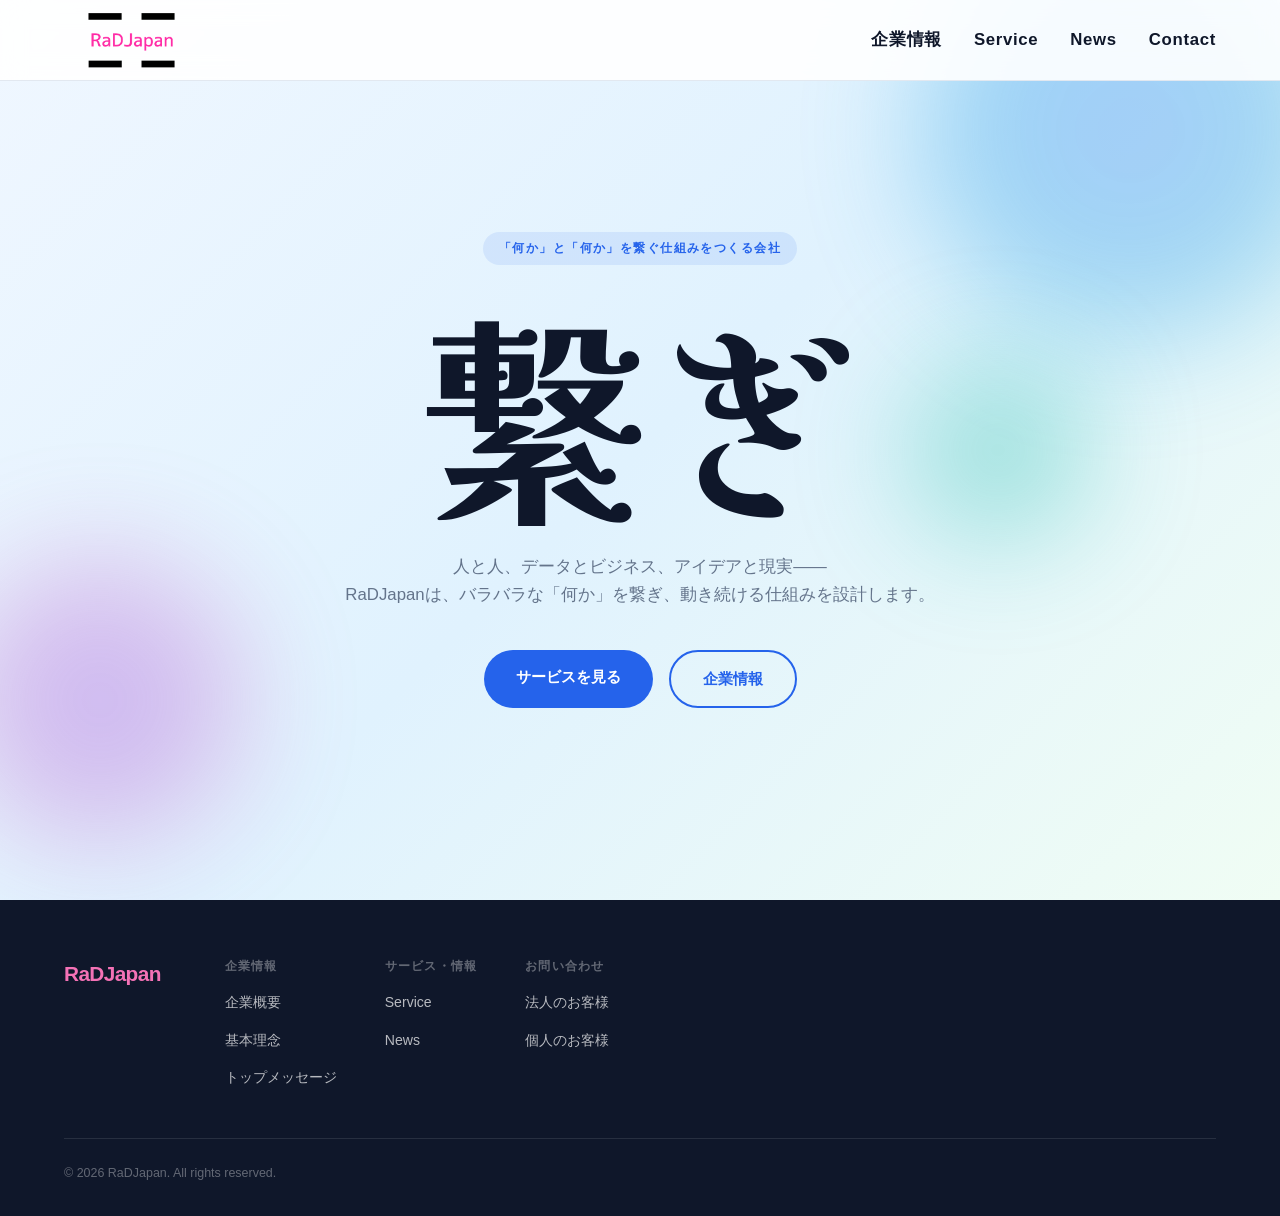
<file: index.html>
<!DOCTYPE html>
<html lang="ja">
<head>
  <meta charset="UTF-8">
  <meta name="viewport" content="width=device-width, initial-scale=1.0">
  <title>RaDJapan | 繋ぎで誰一人取り残されない社会へ</title>
  <link rel="preconnect" href="https://fonts.googleapis.com">
  <link href="https://fonts.googleapis.com/css2?family=Kaisei+HarunoUmi:wght@700&display=swap" rel="stylesheet">
  <link rel="stylesheet" href="style.css">
</head>
<body>

  <header class="header">
    <nav class="nav">
      <a href="index.html" class="logo"><img src="logo-transparent.png" alt="RaDJapan" class="logo-img"></a>
      <ul class="nav-links">
        <li><a href="company.html">企業情報</a></li>
        <li><a href="service.html">Service</a></li>
        <li><a href="news.html">News</a></li>
        <li><a href="contact.html">Contact</a></li>
      </ul>
      <button class="hamburger" aria-label="メニュー">
        <span></span><span></span><span></span>
      </button>
    </nav>
  </header>

  <section class="hero" id="home">
    <div class="hero-visual">
      <div class="orb orb-1"></div>
      <div class="orb orb-2"></div>
      <div class="orb orb-3"></div>
    </div>
    <div class="hero-content">
      <p class="hero-label">「何か」と「何か」を繋ぐ仕組みをつくる会社</p>
      <h1 class="hero-kanji">繋ぎ</h1>
      <p class="hero-sub">人と人、データとビジネス、アイデアと現実——<br>RaDJapanは、バラバラな「何か」を繋ぎ、動き続ける仕組みを設計します。</p>
      <div class="hero-actions">
        <a href="service.html" class="btn-primary">サービスを見る</a>
        <a href="company.html" class="btn-outline">企業情報</a>
      </div>
    </div>
  </section>

  <footer class="footer">
    <div class="container">
      <div class="footer-top">
        <p class="footer-logo">RaDJapan</p>
        <nav class="footer-nav">
          <div class="footer-nav-col">
            <p class="footer-nav-head">企業情報</p>
            <ul>
              <li><a href="company.html#company">企業概要</a></li>
              <li><a href="company.html#philosophy">基本理念</a></li>
              <li><a href="company.html#message">トップメッセージ</a></li>
            </ul>
          </div>
          <div class="footer-nav-col">
            <p class="footer-nav-head">サービス・情報</p>
            <ul>
              <li><a href="service.html">Service</a></li>
              <li><a href="news.html">News</a></li>
            </ul>
          </div>
          <div class="footer-nav-col">
            <p class="footer-nav-head">お問い合わせ</p>
            <ul>
              <li><a href="contact.html#contact-corporate">法人のお客様</a></li>
              <li><a href="contact.html#contact-individual">個人のお客様</a></li>
            </ul>
          </div>
        </nav>
      </div>
      <div class="footer-bottom">
        <p>&copy; 2026 RaDJapan. All rights reserved.</p>
      </div>
    </div>
  </footer>

  <script src="script.js"></script>
</body>
</html>
</file>
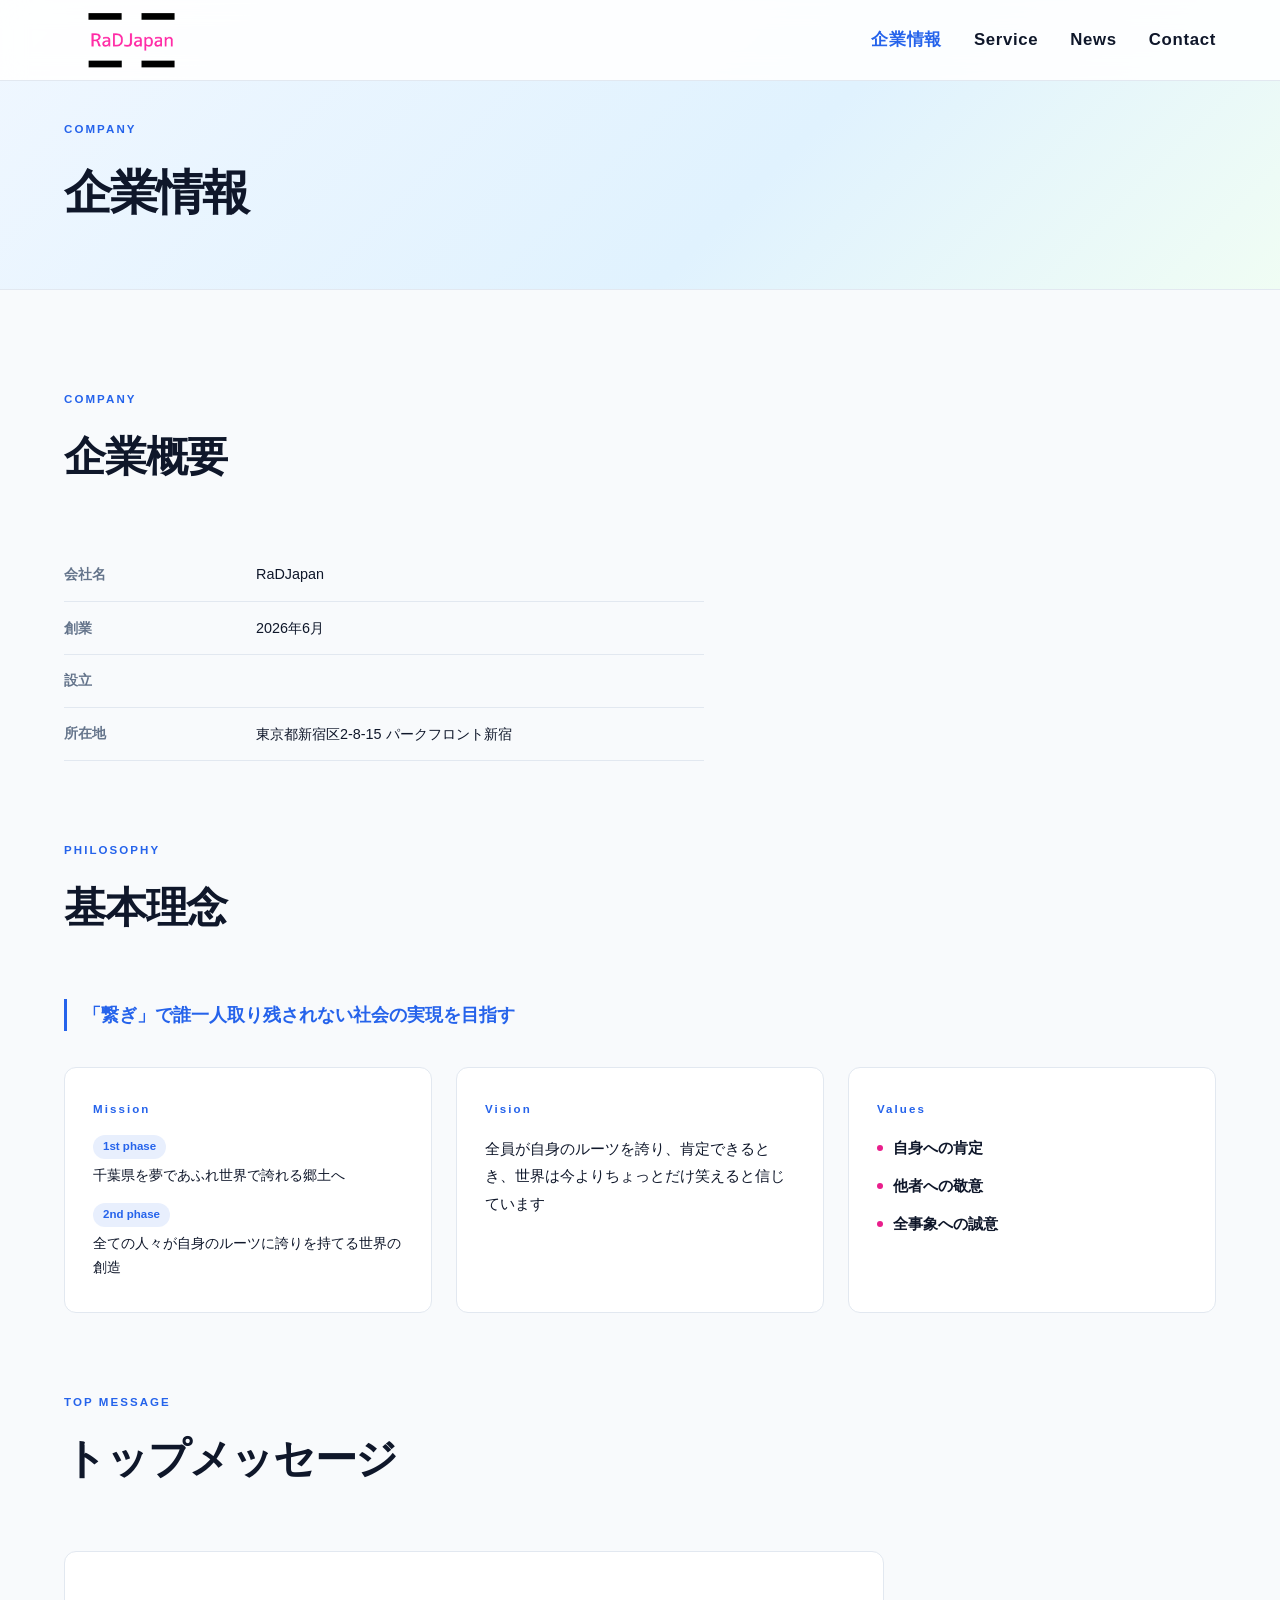
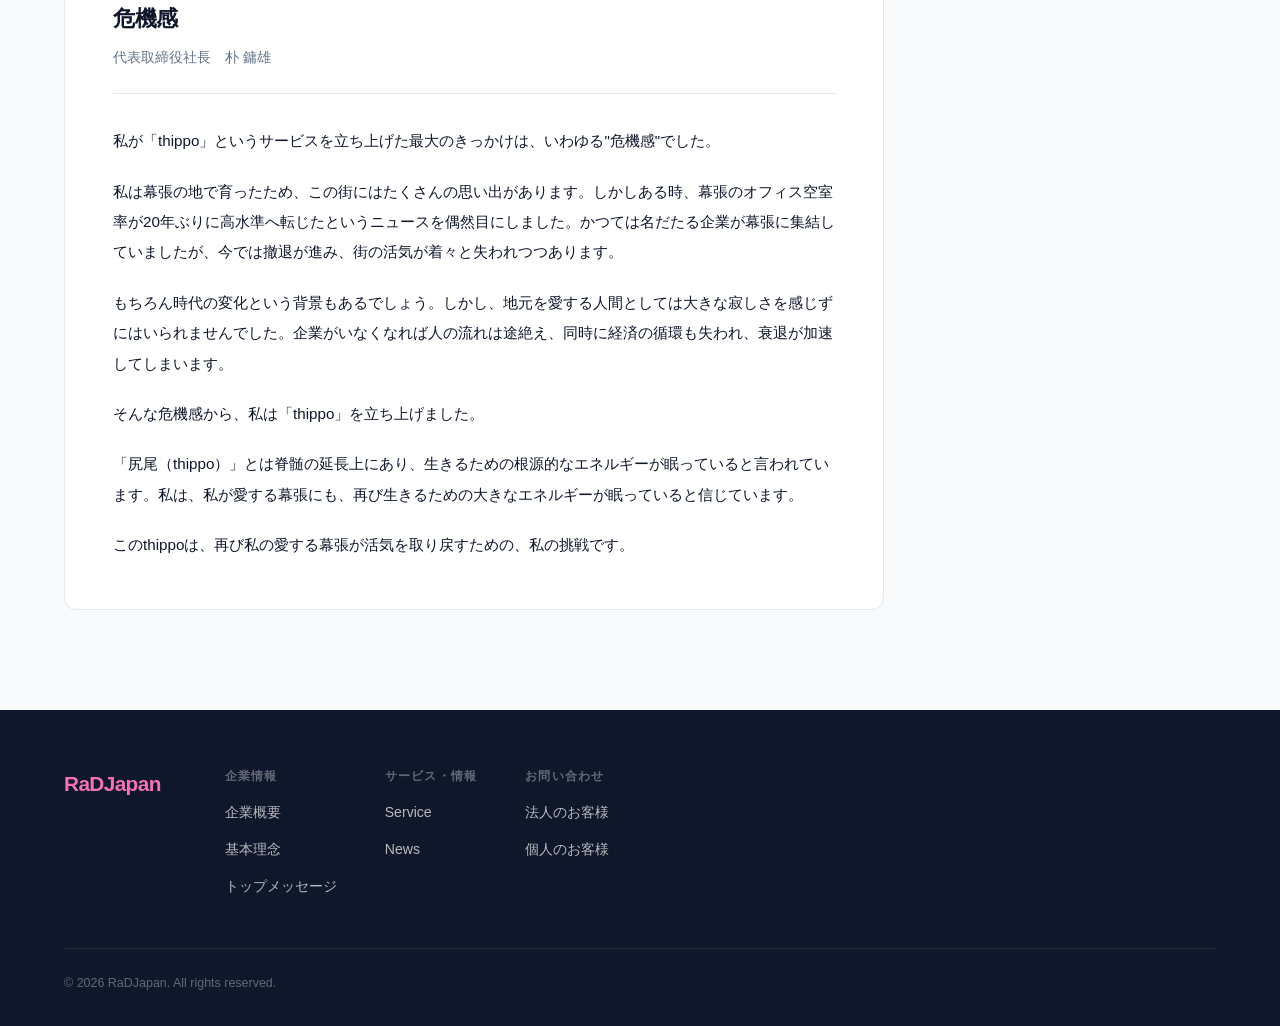
<file: company.html>
<!DOCTYPE html>
<html lang="ja">
<head>
  <meta charset="UTF-8">
  <meta name="viewport" content="width=device-width, initial-scale=1.0">
  <title>企業情報 | RaDJapan</title>
  <link rel="stylesheet" href="style.css">
</head>
<body>

  <header class="header">
    <nav class="nav">
      <a href="index.html" class="logo"><img src="logo-transparent.png" alt="RaDJapan" class="logo-img"></a>
      <ul class="nav-links">
        <li><a href="company.html" class="nav-active">企業情報</a></li>
        <li><a href="service.html">Service</a></li>
        <li><a href="news.html">News</a></li>
        <li><a href="contact.html">Contact</a></li>
      </ul>
      <button class="hamburger" aria-label="メニュー">
        <span></span><span></span><span></span>
      </button>
    </nav>
  </header>

  <div class="page-hero">
    <div class="container">
      <p class="page-hero-label">COMPANY</p>
      <h1 class="page-hero-title">企業情報</h1>
    </div>
  </div>

  <main class="company page-main" id="company">
    <div class="container">

      <!-- 企業概要 -->
      <div class="company-block">
        <div class="section-header left">
          <p class="section-label">COMPANY</p>
          <h2>企業概要</h2>
        </div>
        <table class="about-table">
          <tbody>
            <tr><th>会社名</th><td>RaDJapan</td></tr>
            <tr><th>創業</th><td>2026年6月</td></tr>
            <tr><th>設立</th><td></td></tr>
            <tr><th>所在地</th><td>東京都新宿区2-8-15 パークフロント新宿</td></tr>
          </tbody>
        </table>
      </div>

      <!-- 基本理念 -->
      <div class="company-block" id="philosophy">
        <div class="section-header left">
          <p class="section-label">PHILOSOPHY</p>
          <h2>基本理念</h2>
        </div>
        <p class="philosophy-tagline">「繋ぎ」で誰一人取り残されない社会の実現を目指す</p>
        <div class="philosophy-grid">
          <div class="philosophy-card">
            <p class="phil-label">Mission</p>
            <div class="phil-phases">
              <div class="phil-phase">
                <span class="phase-tag">1st phase</span>
                <p>千葉県を夢であふれ世界で誇れる郷土へ</p>
              </div>
              <div class="phil-phase">
                <span class="phase-tag">2nd phase</span>
                <p>全ての人々が自身のルーツに誇りを持てる世界の創造</p>
              </div>
            </div>
          </div>
          <div class="philosophy-card">
            <p class="phil-label">Vision</p>
            <p class="phil-body">全員が自身のルーツを誇り、肯定できるとき、世界は今よりちょっとだけ笑えると信じています</p>
          </div>
          <div class="philosophy-card">
            <p class="phil-label">Values</p>
            <ul class="values-list">
              <li>自身への肯定</li>
              <li>他者への敬意</li>
              <li>全事象への誠意</li>
            </ul>
          </div>
        </div>
      </div>

      <!-- トップメッセージ -->
      <div class="company-block" id="message">
        <div class="section-header left">
          <p class="section-label">TOP MESSAGE</p>
          <h2>トップメッセージ</h2>
        </div>
        <div class="message-box">
          <div class="message-meta">
            <p class="message-title-label">危機感</p>
            <p class="message-author">代表取締役社長　朴 鏞雄</p>
          </div>
          <div class="message-body">
            <p>私が「thippo」というサービスを立ち上げた最大のきっかけは、いわゆる"危機感"でした。</p>
            <p>私は幕張の地で育ったため、この街にはたくさんの思い出があります。しかしある時、幕張のオフィス空室率が20年ぶりに高水準へ転じたというニュースを偶然目にしました。かつては名だたる企業が幕張に集結していましたが、今では撤退が進み、街の活気が着々と失われつつあります。</p>
            <p>もちろん時代の変化という背景もあるでしょう。しかし、地元を愛する人間としては大きな寂しさを感じずにはいられませんでした。企業がいなくなれば人の流れは途絶え、同時に経済の循環も失われ、衰退が加速してしまいます。</p>
            <p>そんな危機感から、私は「thippo」を立ち上げました。</p>
            <p>「尻尾（thippo）」とは脊髄の延長上にあり、生きるための根源的なエネルギーが眠っていると言われています。私は、私が愛する幕張にも、再び生きるための大きなエネルギーが眠っていると信じています。</p>
            <p>このthippoは、再び私の愛する幕張が活気を取り戻すための、私の挑戦です。</p>
          </div>
        </div>
      </div>

    </div>
  </main>

  <footer class="footer">
    <div class="container">
      <div class="footer-top">
        <p class="footer-logo">RaDJapan</p>
        <nav class="footer-nav">
          <div class="footer-nav-col">
            <p class="footer-nav-head">企業情報</p>
            <ul>
              <li><a href="company.html#company">企業概要</a></li>
              <li><a href="company.html#philosophy">基本理念</a></li>
              <li><a href="company.html#message">トップメッセージ</a></li>
            </ul>
          </div>
          <div class="footer-nav-col">
            <p class="footer-nav-head">サービス・情報</p>
            <ul>
              <li><a href="service.html">Service</a></li>
              <li><a href="news.html">News</a></li>
            </ul>
          </div>
          <div class="footer-nav-col">
            <p class="footer-nav-head">お問い合わせ</p>
            <ul>
              <li><a href="contact.html#contact-corporate">法人のお客様</a></li>
              <li><a href="contact.html#contact-individual">個人のお客様</a></li>
            </ul>
          </div>
        </nav>
      </div>
      <div class="footer-bottom">
        <p>&copy; 2026 RaDJapan. All rights reserved.</p>
      </div>
    </div>
  </footer>

  <script src="script.js"></script>
</body>
</html>
</file>
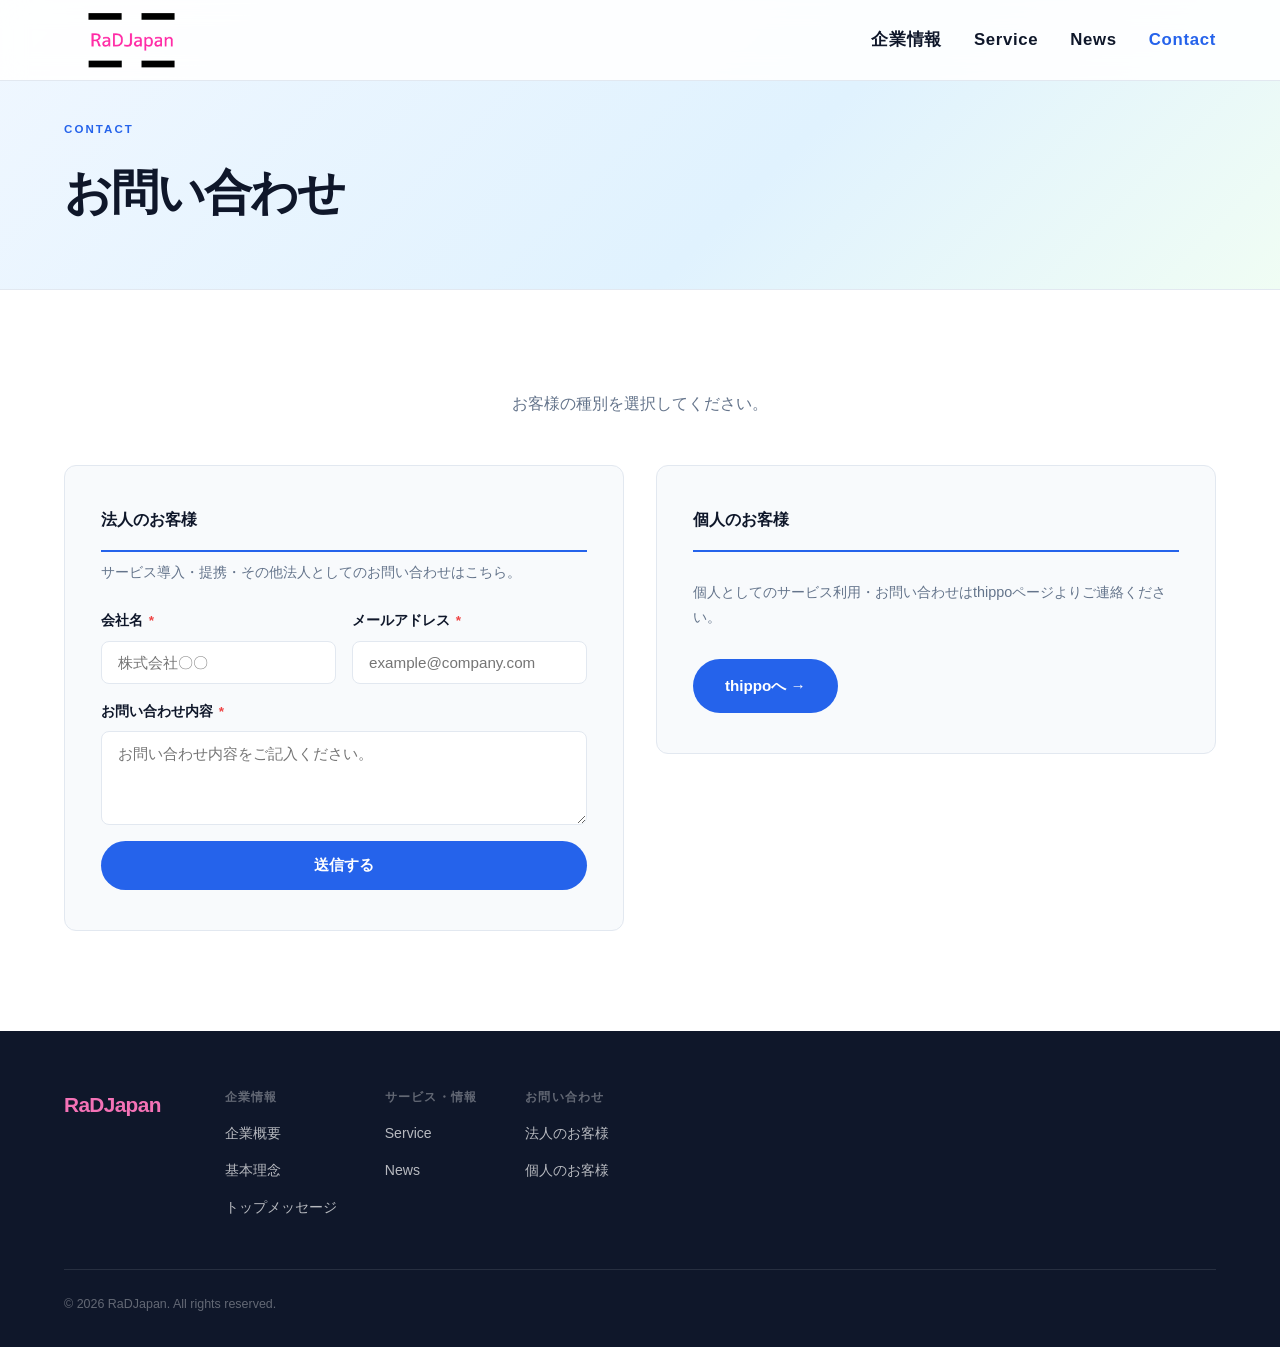
<file: contact.html>
<!DOCTYPE html>
<html lang="ja">
<head>
  <meta charset="UTF-8">
  <meta name="viewport" content="width=device-width, initial-scale=1.0">
  <title>Contact | RaDJapan</title>
  <link rel="stylesheet" href="style.css">
</head>
<body>

  <header class="header">
    <nav class="nav">
      <a href="index.html" class="logo"><img src="logo-transparent.png" alt="RaDJapan" class="logo-img"></a>
      <ul class="nav-links">
        <li><a href="company.html">企業情報</a></li>
        <li><a href="service.html">Service</a></li>
        <li><a href="news.html">News</a></li>
        <li><a href="contact.html" class="nav-active">Contact</a></li>
      </ul>
      <button class="hamburger" aria-label="メニュー">
        <span></span><span></span><span></span>
      </button>
    </nav>
  </header>

  <div class="page-hero">
    <div class="container">
      <p class="page-hero-label">CONTACT</p>
      <h1 class="page-hero-title">お問い合わせ</h1>
    </div>
  </div>

  <main class="contact page-main">
    <div class="container contact-inner">
      <div class="section-header">
        <p class="section-desc">お客様の種別を選択してください。</p>
      </div>
      <div class="contact-grid">

        <div class="contact-card" id="contact-corporate">
          <div class="contact-card-label">法人のお客様</div>
          <p class="contact-card-desc">サービス導入・提携・その他法人としてのお問い合わせはこちら。</p>
          <form class="contact-form" id="contactForm">
            <div class="form-row">
              <div class="form-group">
                <label for="c-name">会社名 <span>*</span></label>
                <input type="text" id="c-name" name="company" placeholder="株式会社〇〇" required>
              </div>
              <div class="form-group">
                <label for="c-email">メールアドレス <span>*</span></label>
                <input type="email" id="c-email" name="email" placeholder="example@company.com" required>
              </div>
            </div>
            <div class="form-group">
              <label for="c-message">お問い合わせ内容 <span>*</span></label>
              <textarea id="c-message" name="message" rows="4" placeholder="お問い合わせ内容をご記入ください。" required></textarea>
            </div>
            <button type="submit" class="btn-primary">送信する</button>
          </form>
        </div>

        <div class="contact-card contact-card--individual" id="contact-individual">
          <div class="contact-card-label">個人のお客様</div>
          <p class="contact-card-desc">個人としてのサービス利用・お問い合わせはthippoページよりご連絡ください。</p>
          <a href="https://lin.ee/WWwVxhB" target="_blank" rel="noopener noreferrer" class="btn-primary contact-individual-btn">thippoへ →</a>
        </div>

      </div>
    </div>
  </main>

  <footer class="footer">
    <div class="container">
      <div class="footer-top">
        <p class="footer-logo">RaDJapan</p>
        <nav class="footer-nav">
          <div class="footer-nav-col">
            <p class="footer-nav-head">企業情報</p>
            <ul>
              <li><a href="company.html#company">企業概要</a></li>
              <li><a href="company.html#philosophy">基本理念</a></li>
              <li><a href="company.html#message">トップメッセージ</a></li>
            </ul>
          </div>
          <div class="footer-nav-col">
            <p class="footer-nav-head">サービス・情報</p>
            <ul>
              <li><a href="service.html">Service</a></li>
              <li><a href="news.html">News</a></li>
            </ul>
          </div>
          <div class="footer-nav-col">
            <p class="footer-nav-head">お問い合わせ</p>
            <ul>
              <li><a href="contact.html#contact-corporate">法人のお客様</a></li>
              <li><a href="contact.html#contact-individual">個人のお客様</a></li>
            </ul>
          </div>
        </nav>
      </div>
      <div class="footer-bottom">
        <p>&copy; 2026 RaDJapan. All rights reserved.</p>
      </div>
    </div>
  </footer>

  <script src="script.js"></script>
</body>
</html>
</file>
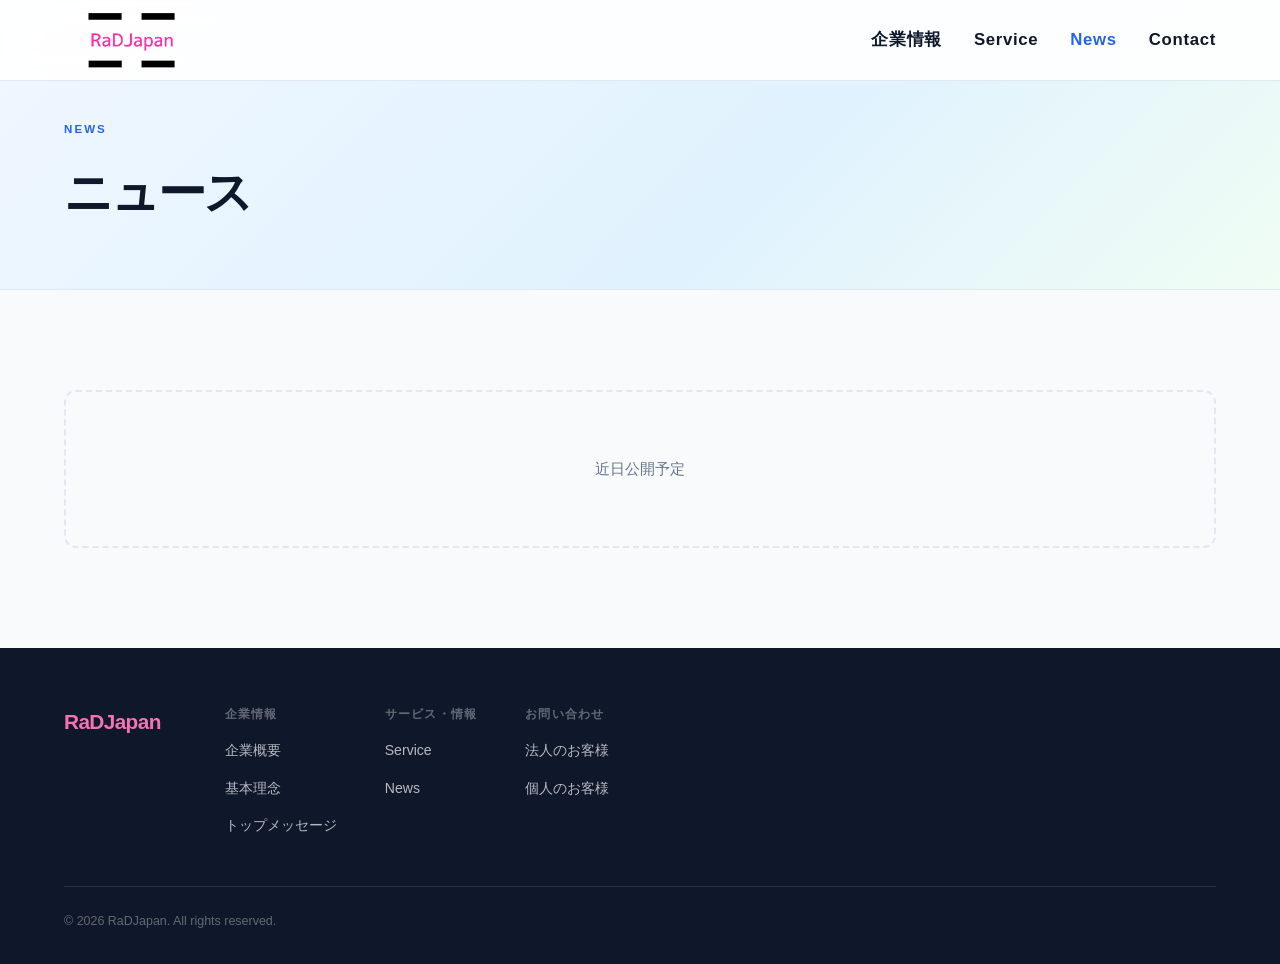
<file: news.html>
<!DOCTYPE html>
<html lang="ja">
<head>
  <meta charset="UTF-8">
  <meta name="viewport" content="width=device-width, initial-scale=1.0">
  <title>News | RaDJapan</title>
  <link rel="stylesheet" href="style.css">
</head>
<body>

  <header class="header">
    <nav class="nav">
      <a href="index.html" class="logo"><img src="logo-transparent.png" alt="RaDJapan" class="logo-img"></a>
      <ul class="nav-links">
        <li><a href="company.html">企業情報</a></li>
        <li><a href="service.html">Service</a></li>
        <li><a href="news.html" class="nav-active">News</a></li>
        <li><a href="contact.html">Contact</a></li>
      </ul>
      <button class="hamburger" aria-label="メニュー">
        <span></span><span></span><span></span>
      </button>
    </nav>
  </header>

  <div class="page-hero">
    <div class="container">
      <p class="page-hero-label">NEWS</p>
      <h1 class="page-hero-title">ニュース</h1>
    </div>
  </div>

  <main class="news page-main">
    <div class="container">
      <div class="news-empty">
        <p>近日公開予定</p>
      </div>
    </div>
  </main>

  <footer class="footer">
    <div class="container">
      <div class="footer-top">
        <p class="footer-logo">RaDJapan</p>
        <nav class="footer-nav">
          <div class="footer-nav-col">
            <p class="footer-nav-head">企業情報</p>
            <ul>
              <li><a href="company.html#company">企業概要</a></li>
              <li><a href="company.html#philosophy">基本理念</a></li>
              <li><a href="company.html#message">トップメッセージ</a></li>
            </ul>
          </div>
          <div class="footer-nav-col">
            <p class="footer-nav-head">サービス・情報</p>
            <ul>
              <li><a href="service.html">Service</a></li>
              <li><a href="news.html">News</a></li>
            </ul>
          </div>
          <div class="footer-nav-col">
            <p class="footer-nav-head">お問い合わせ</p>
            <ul>
              <li><a href="contact.html#contact-corporate">法人のお客様</a></li>
              <li><a href="contact.html#contact-individual">個人のお客様</a></li>
            </ul>
          </div>
        </nav>
      </div>
      <div class="footer-bottom">
        <p>&copy; 2026 RaDJapan. All rights reserved.</p>
      </div>
    </div>
  </footer>

  <script src="script.js"></script>
</body>
</html>
</file>
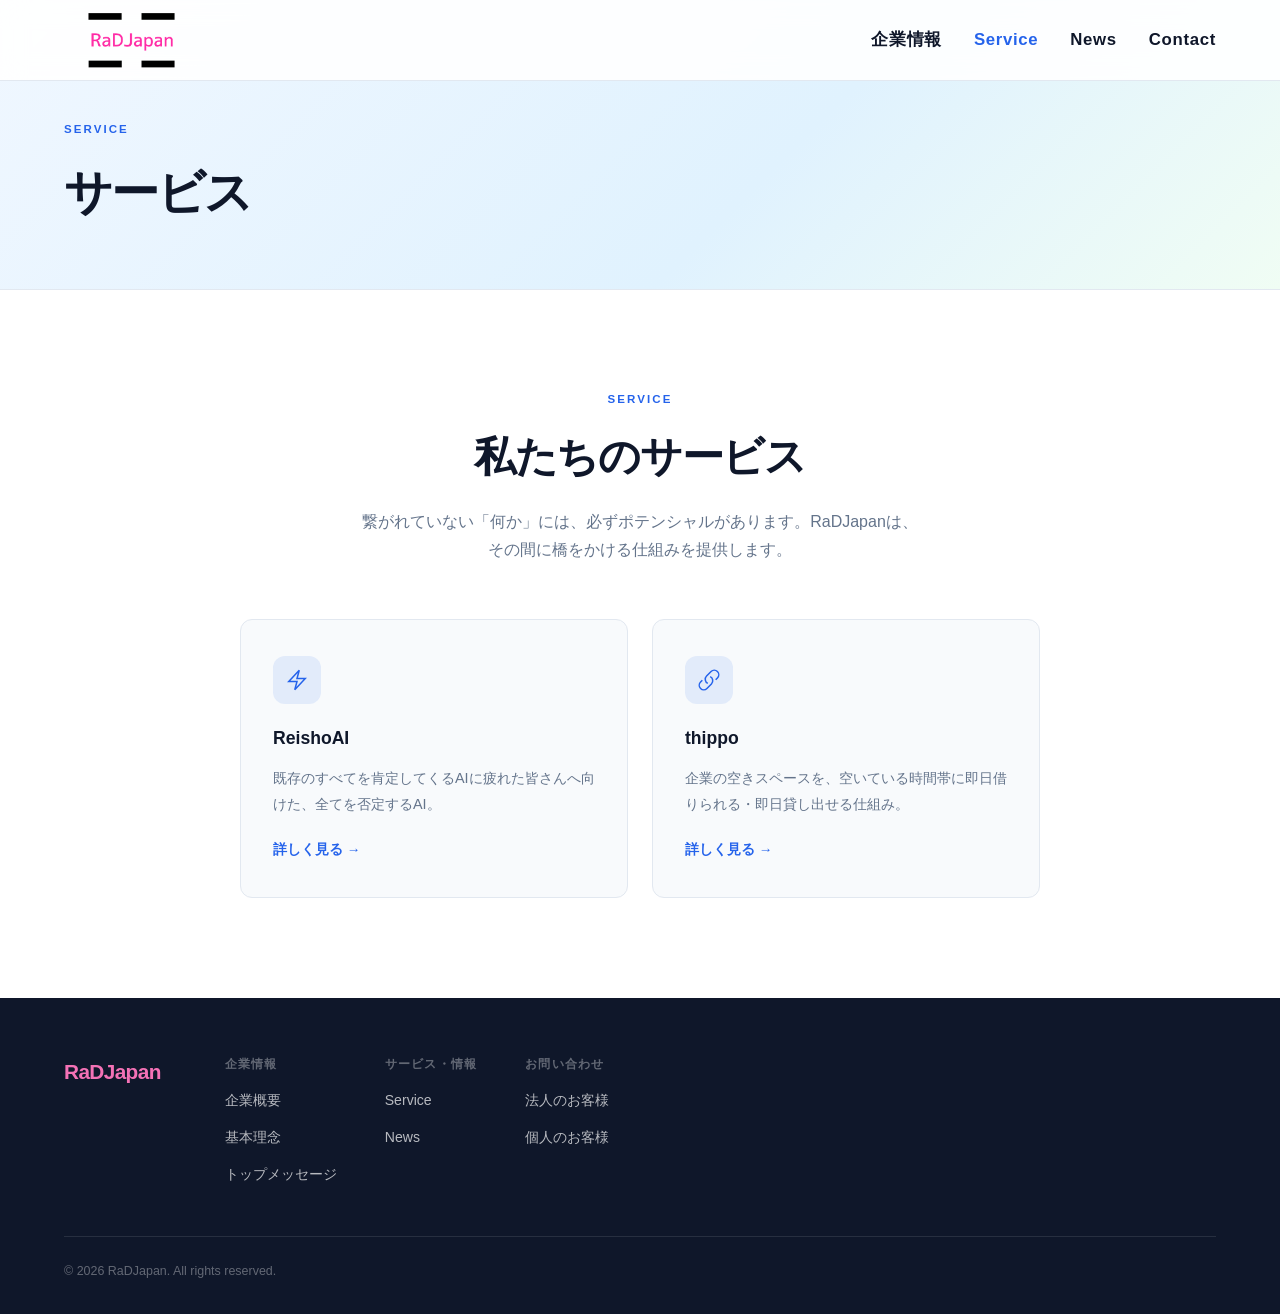
<file: service.html>
<!DOCTYPE html>
<html lang="ja">
<head>
  <meta charset="UTF-8">
  <meta name="viewport" content="width=device-width, initial-scale=1.0">
  <title>Service | RaDJapan</title>
  <link rel="stylesheet" href="style.css">
</head>
<body>

  <header class="header">
    <nav class="nav">
      <a href="index.html" class="logo"><img src="logo-transparent.png" alt="RaDJapan" class="logo-img"></a>
      <ul class="nav-links">
        <li><a href="company.html">企業情報</a></li>
        <li><a href="service.html" class="nav-active">Service</a></li>
        <li><a href="news.html">News</a></li>
        <li><a href="contact.html">Contact</a></li>
      </ul>
      <button class="hamburger" aria-label="メニュー">
        <span></span><span></span><span></span>
      </button>
    </nav>
  </header>

  <div class="page-hero">
    <div class="container">
      <p class="page-hero-label">SERVICE</p>
      <h1 class="page-hero-title">サービス</h1>
    </div>
  </div>

  <main class="services page-main">
    <div class="container">
      <div class="section-header">
        <p class="section-label">SERVICE</p>
        <h2>私たちのサービス</h2>
        <p class="section-desc">繋がれていない「何か」には、必ずポテンシャルがあります。RaDJapanは、その間に橋をかける仕組みを提供します。</p>
      </div>
      <div class="services-grid services-grid--two">
        <a class="service-card service-card--link" href="https://reisho-ai.vercel.app/" target="_blank" rel="noopener noreferrer">
          <div class="service-icon">
            <svg viewBox="0 0 24 24" fill="none" stroke="currentColor" stroke-width="1.5">
              <path d="M3.75 13.5l10.5-11.25L12 10.5h8.25L9.75 21.75 12 13.5H3.75z"/>
            </svg>
          </div>
          <h3>ReishoAI</h3>
          <p>既存のすべてを肯定してくるAIに疲れた皆さんへ向けた、全てを否定するAI。</p>
          <span class="service-link-label">詳しく見る →</span>
        </a>
        <a class="service-card service-card--link" href="https://lin.ee/WWwVxhB" target="_blank" rel="noopener noreferrer">
          <div class="service-icon">
            <svg viewBox="0 0 24 24" fill="none" stroke="currentColor" stroke-width="1.5">
              <path d="M13.19 8.688a4.5 4.5 0 011.242 7.244l-4.5 4.5a4.5 4.5 0 01-6.364-6.364l1.757-1.757m13.35-.622l1.757-1.757a4.5 4.5 0 00-6.364-6.364l-4.5 4.5a4.5 4.5 0 001.242 7.244"/>
            </svg>
          </div>
          <h3>thippo</h3>
          <p>企業の空きスペースを、空いている時間帯に即日借りられる・即日貸し出せる仕組み。</p>
          <span class="service-link-label">詳しく見る →</span>
        </a>
      </div>
    </div>
  </main>

  <footer class="footer">
    <div class="container">
      <div class="footer-top">
        <p class="footer-logo">RaDJapan</p>
        <nav class="footer-nav">
          <div class="footer-nav-col">
            <p class="footer-nav-head">企業情報</p>
            <ul>
              <li><a href="company.html#company">企業概要</a></li>
              <li><a href="company.html#philosophy">基本理念</a></li>
              <li><a href="company.html#message">トップメッセージ</a></li>
            </ul>
          </div>
          <div class="footer-nav-col">
            <p class="footer-nav-head">サービス・情報</p>
            <ul>
              <li><a href="service.html">Service</a></li>
              <li><a href="news.html">News</a></li>
            </ul>
          </div>
          <div class="footer-nav-col">
            <p class="footer-nav-head">お問い合わせ</p>
            <ul>
              <li><a href="contact.html#contact-corporate">法人のお客様</a></li>
              <li><a href="contact.html#contact-individual">個人のお客様</a></li>
            </ul>
          </div>
        </nav>
      </div>
      <div class="footer-bottom">
        <p>&copy; 2026 RaDJapan. All rights reserved.</p>
      </div>
    </div>
  </footer>

  <script src="script.js"></script>
</body>
</html>
</file>
<file: style.css>
*, *::before, *::after { box-sizing: border-box; margin: 0; padding: 0; }

:root {
  --primary: #2563eb;
  --primary-dark: #1d4ed8;
  --text: #0f172a;
  --text-muted: #64748b;
  --bg: #ffffff;
  --bg-alt: #f8fafc;
  --border: #e2e8f0;
  --radius: 12px;
  --shadow: 0 4px 24px rgba(15,23,42,0.08);
}

html { scroll-behavior: smooth; }

body {
  font-family: 'Hiragino Kaku Gothic ProN', 'Hiragino Sans', 'Noto Sans JP', sans-serif;
  color: var(--text);
  background: var(--bg);
  line-height: 1.7;
}

/* ========== HEADER ========== */
.header {
  position: fixed;
  top: 0; left: 0; right: 0;
  z-index: 100;
  background: rgba(255,255,255,0.9);
  backdrop-filter: blur(12px);
  border-bottom: 1px solid var(--border);
}

.nav {
  max-width: 1200px;
  margin: 0 auto;
  padding: 0 24px;
  height: 80px;
  display: flex;
  align-items: center;
  justify-content: space-between;
}

.logo {
  text-decoration: none;
  display: flex;
  align-items: center;
}

.logo-img {
  height: 136px;
  width: auto;
  display: block;
  position: relative;
  z-index: 101;
}

.nav-links {
  list-style: none;
  display: flex;
  align-items: center;
  gap: 32px;
}

.nav-links a {
  text-decoration: none;
  color: var(--text);
  font-size: 1.05rem;
  font-weight: 800;
  letter-spacing: 0.04em;
  transition: color 0.2s;
}

.nav-links a:hover { color: var(--primary); }

.hamburger {
  display: flex;
  flex-direction: column;
  gap: 5px;
  background: none;
  border: none;
  cursor: pointer;
  padding: 4px;
  margin-left: 24px;
}

.hamburger span {
  display: block;
  width: 22px;
  height: 2px;
  background: var(--text);
  border-radius: 2px;
  transition: 0.3s;
}

/* ========== NAV ACTIVE ========== */
.nav-active {
  color: var(--primary) !important;
  font-weight: 700 !important;
}

/* ========== PAGE HERO ========== */
.page-hero {
  padding: 120px 0 56px;
  background: linear-gradient(135deg, #f0f7ff 0%, #e0f2fe 60%, #f0fdf4 100%);
  border-bottom: 1px solid var(--border);
}

.page-hero-label {
  font-size: 0.72rem;
  font-weight: 800;
  letter-spacing: 0.18em;
  color: var(--primary);
  margin-bottom: 12px;
}

.page-hero-title {
  font-size: clamp(2rem, 5vw, 3rem);
  font-weight: 900;
  letter-spacing: -0.04em;
  color: var(--text);
}

.page-main {
  padding: 80px 0 100px;
}

/* ========== HERO ========== */
.hero {
  position: relative;
  min-height: 100vh;
  display: flex;
  align-items: center;
  padding: 120px 24px 80px;
  overflow: hidden;
  background: linear-gradient(135deg, #f0f7ff 0%, #e0f2fe 50%, #f0fdf4 100%);
}

.hero-content {
  max-width: 680px;
  margin: 0 auto;
  text-align: center;
  position: relative;
  z-index: 2;
}

.hero-label {
  display: inline-block;
  background: rgba(37,99,235,0.1);
  color: var(--primary);
  font-size: 0.75rem;
  font-weight: 700;
  letter-spacing: 0.12em;
  padding: 6px 16px;
  border-radius: 999px;
  margin-bottom: 32px;
}

.hero-kanji {
  font-family: 'Kaisei HarunoUmi', 'Hiragino Mincho ProN', 'Yu Mincho', serif;
  font-size: clamp(7rem, 18vw, 14rem);
  font-weight: 700;
  line-height: 1;
  color: var(--text);
  letter-spacing: -0.02em;
  margin-bottom: 32px;
  position: relative;
  display: inline-block;
}

.hero-sub {
  font-size: 1.05rem;
  color: var(--text-muted);
  margin-bottom: 40px;
}

.hero-actions {
  display: flex;
  gap: 16px;
  justify-content: center;
  flex-wrap: wrap;
}

.btn-primary {
  background: var(--primary);
  color: #fff;
  padding: 14px 32px;
  border-radius: 999px;
  font-size: 0.95rem;
  font-weight: 700;
  text-decoration: none;
  border: none;
  cursor: pointer;
  transition: background 0.2s, transform 0.15s;
  display: inline-block;
}

.btn-primary:hover { background: var(--primary-dark); transform: translateY(-2px); }

.btn-outline {
  background: transparent;
  color: var(--primary);
  padding: 14px 32px;
  border-radius: 999px;
  font-size: 0.95rem;
  font-weight: 700;
  text-decoration: none;
  border: 2px solid var(--primary);
  transition: background 0.2s, transform 0.15s;
  display: inline-block;
}

.btn-outline:hover { background: rgba(37,99,235,0.06); transform: translateY(-2px); }

.hero-visual { position: absolute; inset: 0; pointer-events: none; }

.orb {
  position: absolute;
  border-radius: 50%;
  filter: blur(60px);
  opacity: 0.35;
  animation: float 8s ease-in-out infinite;
}

.orb-1 { width: 420px; height: 420px; background: radial-gradient(circle, #3b82f6, #06b6d4); top: -80px; right: -60px; animation-delay: 0s; }
.orb-2 { width: 280px; height: 280px; background: radial-gradient(circle, #8b5cf6, #ec4899); bottom: 60px; left: -40px; animation-delay: -3s; }
.orb-3 { width: 180px; height: 180px; background: radial-gradient(circle, #10b981, #06b6d4); top: 40%; right: 15%; animation-delay: -5s; }

@keyframes float {
  0%, 100% { transform: translateY(0) scale(1); }
  50% { transform: translateY(-30px) scale(1.05); }
}

/* ========== CONTAINER ========== */
.container {
  max-width: 1200px;
  margin: 0 auto;
  padding: 0 24px;
}

/* ========== SECTION HEADER ========== */
.section-header { text-align: center; margin-bottom: 56px; }
.section-header.left { text-align: left; }

.section-label {
  font-size: 0.72rem;
  font-weight: 800;
  letter-spacing: 0.18em;
  color: var(--primary);
  margin-bottom: 12px;
}

.section-header h2 {
  font-size: clamp(1.8rem, 3.5vw, 2.6rem);
  font-weight: 900;
  letter-spacing: -0.03em;
  margin-bottom: 16px;
}

.section-desc {
  color: var(--text-muted);
  font-size: 1rem;
  max-width: 560px;
  margin: 0 auto;
}

.section-header.left .section-desc { margin: 0; }

/* ========== COMPANY ========== */
.company {
  padding: 100px 0;
  background: var(--bg-alt);
}

.company-block {
  margin-bottom: 80px;
}

.company-block:last-child { margin-bottom: 0; }

/* 企業概要テーブル */
.about-table {
  width: 100%;
  border-collapse: collapse;
  max-width: 640px;
}

.about-table tr { border-bottom: 1px solid var(--border); }

.about-table th {
  text-align: left;
  font-size: 0.85rem;
  font-weight: 600;
  color: var(--text-muted);
  padding: 14px 0;
  width: 30%;
  white-space: nowrap;
}

.about-table td {
  font-size: 0.9rem;
  padding: 14px 0;
  color: var(--text);
}

/* 基本理念 */
.philosophy-tagline {
  font-size: 1.15rem;
  font-weight: 700;
  color: var(--primary);
  margin-bottom: 36px;
  padding-left: 16px;
  border-left: 3px solid var(--primary);
}

.philosophy-grid {
  display: grid;
  grid-template-columns: repeat(auto-fit, minmax(260px, 1fr));
  gap: 24px;
}

.philosophy-card {
  background: var(--bg);
  border: 1px solid var(--border);
  border-radius: var(--radius);
  padding: 32px 28px;
}

.phil-label {
  font-size: 0.72rem;
  font-weight: 800;
  letter-spacing: 0.18em;
  color: var(--primary);
  margin-bottom: 16px;
}

.phil-body {
  font-size: 0.95rem;
  color: var(--text);
  line-height: 1.8;
}

.phil-phases { display: flex; flex-direction: column; gap: 16px; }

.phil-phase { display: flex; flex-direction: column; gap: 4px; }

.phase-tag {
  display: inline-block;
  font-size: 0.72rem;
  font-weight: 700;
  background: rgba(37,99,235,0.1);
  color: var(--primary);
  padding: 2px 10px;
  border-radius: 999px;
  width: fit-content;
}

.phil-phase p { font-size: 0.9rem; color: var(--text); line-height: 1.7; }

.values-list {
  list-style: none;
  display: flex;
  flex-direction: column;
  gap: 12px;
}

.values-list li {
  font-size: 0.95rem;
  font-weight: 600;
  color: var(--text);
  padding-left: 16px;
  position: relative;
}

.values-list li::before {
  content: '';
  position: absolute;
  left: 0;
  top: 50%;
  transform: translateY(-50%);
  width: 6px;
  height: 6px;
  background: #e91e8c;
  border-radius: 50%;
}

/* トップメッセージ */
.message-box {
  background: var(--bg);
  border: 1px solid var(--border);
  border-radius: var(--radius);
  padding: 48px;
  max-width: 820px;
}

.message-meta {
  margin-bottom: 32px;
  padding-bottom: 24px;
  border-bottom: 1px solid var(--border);
}

.message-title-label {
  font-size: 1.4rem;
  font-weight: 900;
  color: var(--text);
  letter-spacing: -0.02em;
  margin-bottom: 8px;
}

.message-author {
  font-size: 0.85rem;
  color: var(--text-muted);
  font-weight: 500;
}

.message-body {
  display: flex;
  flex-direction: column;
  gap: 20px;
}

.message-body p {
  font-size: 0.95rem;
  line-height: 2;
  color: var(--text);
}

/* ========== SERVICE ========== */
.services {
  padding: 100px 0;
  background: var(--bg);
}

.services-grid {
  display: grid;
  grid-template-columns: repeat(auto-fit, minmax(260px, 1fr));
  gap: 24px;
}

.services-grid--two {
  grid-template-columns: repeat(2, 1fr);
  max-width: 800px;
  margin: 0 auto;
}

.service-card {
  background: var(--bg-alt);
  border: 1px solid var(--border);
  border-radius: var(--radius);
  padding: 36px 32px;
  transition: box-shadow 0.25s, transform 0.25s;
}

.service-card--link {
  text-decoration: none;
  color: inherit;
  display: flex;
  flex-direction: column;
  cursor: pointer;
}

.service-card--link:hover {
  box-shadow: var(--shadow);
  transform: translateY(-4px);
  border-color: var(--primary);
}

.service-icon {
  width: 48px;
  height: 48px;
  background: rgba(37,99,235,0.1);
  border-radius: 12px;
  display: flex;
  align-items: center;
  justify-content: center;
  margin-bottom: 20px;
  color: var(--primary);
}

.service-icon svg { width: 24px; height: 24px; }

.service-card h3 { font-size: 1.1rem; font-weight: 700; margin-bottom: 12px; }
.service-card p { font-size: 0.9rem; color: var(--text-muted); line-height: 1.8; }

.service-link-label {
  margin-top: auto;
  padding-top: 20px;
  font-size: 0.85rem;
  font-weight: 700;
  color: var(--primary);
}

/* ========== NEWS ========== */
.news {
  padding: 100px 0;
  background: var(--bg-alt);
}

.news-empty {
  text-align: center;
  padding: 64px 0;
  color: var(--text-muted);
  font-size: 0.95rem;
  border: 2px dashed var(--border);
  border-radius: var(--radius);
}

/* ========== CONTACT ========== */
.contact {
  padding: 100px 0;
  background: var(--bg);
}

.contact-inner .section-header { margin-bottom: 48px; }

.contact-grid {
  display: grid;
  grid-template-columns: 1fr 1fr;
  gap: 32px;
  align-items: start;
}

.contact-card {
  background: var(--bg-alt);
  border: 1px solid var(--border);
  border-radius: var(--radius);
  padding: 40px 36px;
}

.contact-card--individual {
  display: flex;
  flex-direction: column;
  align-items: flex-start;
  gap: 20px;
}

.contact-card-label {
  font-size: 1rem;
  font-weight: 800;
  color: var(--text);
  margin-bottom: 8px;
  padding-bottom: 16px;
  border-bottom: 2px solid var(--primary);
  width: 100%;
}

.contact-card-desc {
  font-size: 0.9rem;
  color: var(--text-muted);
  line-height: 1.8;
  margin-bottom: 24px;
}

.contact-card--individual .contact-card-desc { margin-bottom: 0; }

.contact-form {
  display: flex;
  flex-direction: column;
  gap: 16px;
}

.form-row {
  display: grid;
  grid-template-columns: 1fr 1fr;
  gap: 16px;
}

.form-group {
  display: flex;
  flex-direction: column;
  gap: 8px;
}

.form-group label {
  font-size: 0.85rem;
  font-weight: 600;
  color: var(--text);
}

.form-group label span { color: #ef4444; margin-left: 2px; }

.form-group input,
.form-group select,
.form-group textarea {
  padding: 12px 16px;
  border: 1.5px solid var(--border);
  border-radius: 8px;
  font-size: 0.95rem;
  font-family: inherit;
  color: var(--text);
  background: var(--bg);
  transition: border-color 0.2s;
  outline: none;
  resize: vertical;
}

.form-group input:focus,
.form-group select:focus,
.form-group textarea:focus {
  border-color: var(--primary);
}

.contact-individual-btn {
  display: inline-block;
  margin-top: 8px;
}

.form-success {
  text-align: center;
  padding: 32px;
  color: #16a34a;
  font-size: 1rem;
  font-weight: 600;
}

/* ========== FOOTER ========== */
.footer {
  background: var(--text);
  color: rgba(255,255,255,0.6);
  padding: 56px 0 32px;
}

.footer-top {
  display: flex;
  gap: 64px;
  align-items: flex-start;
  margin-bottom: 48px;
  flex-wrap: wrap;
}

.footer-logo {
  font-size: 1.3rem;
  font-weight: 800;
  color: #f472b6;
  letter-spacing: -0.03em;
  flex-shrink: 0;
}

.footer-nav {
  display: flex;
  gap: 48px;
  flex-wrap: wrap;
  flex: 1;
}

.footer-nav-col ul {
  list-style: none;
  display: flex;
  flex-direction: column;
  gap: 10px;
  margin-top: 12px;
}

.footer-nav-head {
  font-size: 0.75rem;
  font-weight: 700;
  letter-spacing: 0.1em;
  color: rgba(255,255,255,0.35);
}

.footer-nav-col a {
  text-decoration: none;
  color: rgba(255,255,255,0.7);
  font-size: 0.88rem;
  transition: color 0.2s;
}

.footer-nav-col a:hover { color: #fff; }

.footer-bottom {
  border-top: 1px solid rgba(255,255,255,0.1);
  padding-top: 24px;
  font-size: 0.78rem;
  color: rgba(255,255,255,0.35);
}

/* ========== RESPONSIVE ========== */
/* ハンバーガーは常時表示、PCではnav-linksを出す */
@media (min-width: 769px) {
  .nav-links { display: flex !important; }
  .hamburger { display: none; }
}

@media (max-width: 768px) {
  .nav-links {
    display: none;
    flex-direction: column;
    position: absolute;
    top: 80px; left: 0; right: 0;
    background: #fff;
    border-bottom: 1px solid var(--border);
    padding: 24px;
    gap: 20px;
    z-index: 99;
    box-shadow: 0 8px 24px rgba(15,23,42,0.1);
  }

  .nav-links.open { display: flex !important; }

  .nav-links a {
    font-size: 1rem;
    color: var(--text);
  }

  .contact-grid { grid-template-columns: 1fr; }
  .form-row { grid-template-columns: 1fr; }
  .message-box { padding: 28px 20px; }
  .services-grid--two { grid-template-columns: 1fr; }
  .footer-top { flex-direction: column; gap: 32px; }
  .footer-nav { gap: 32px; }
}
</file>
